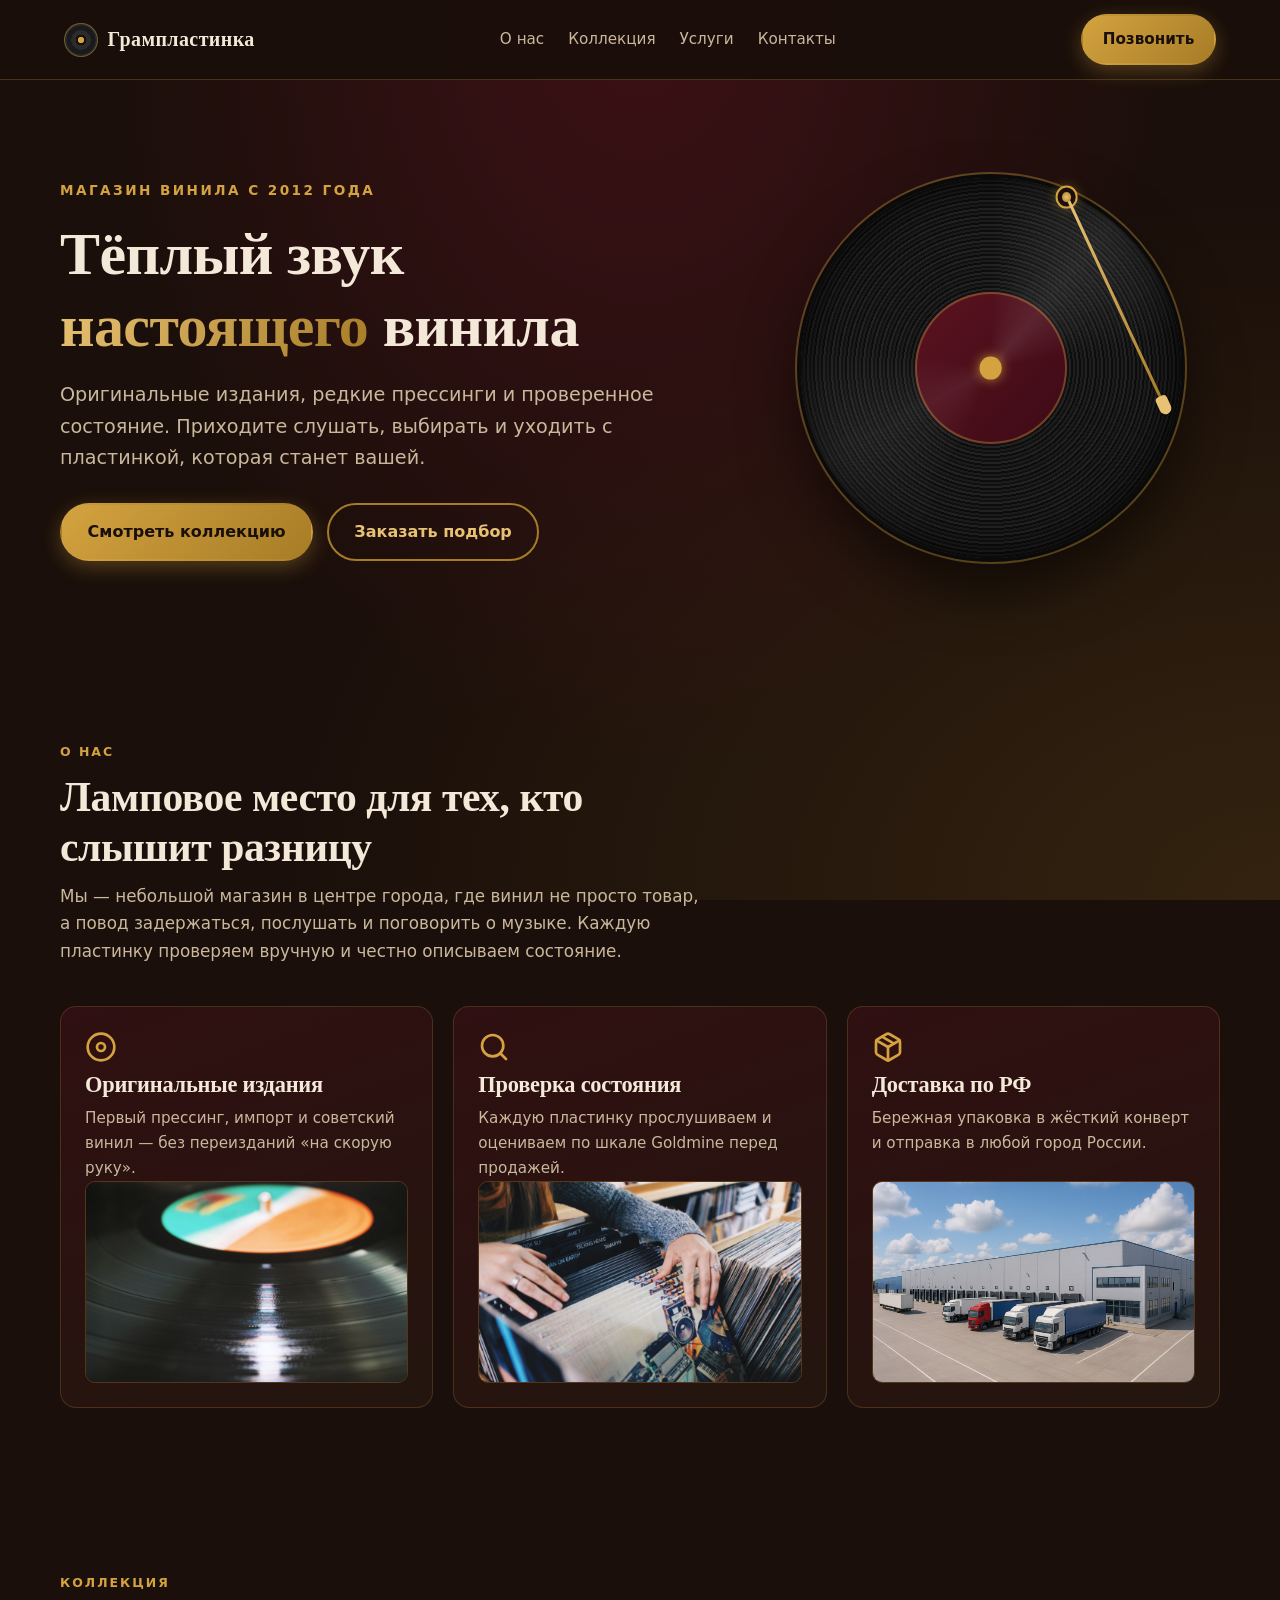
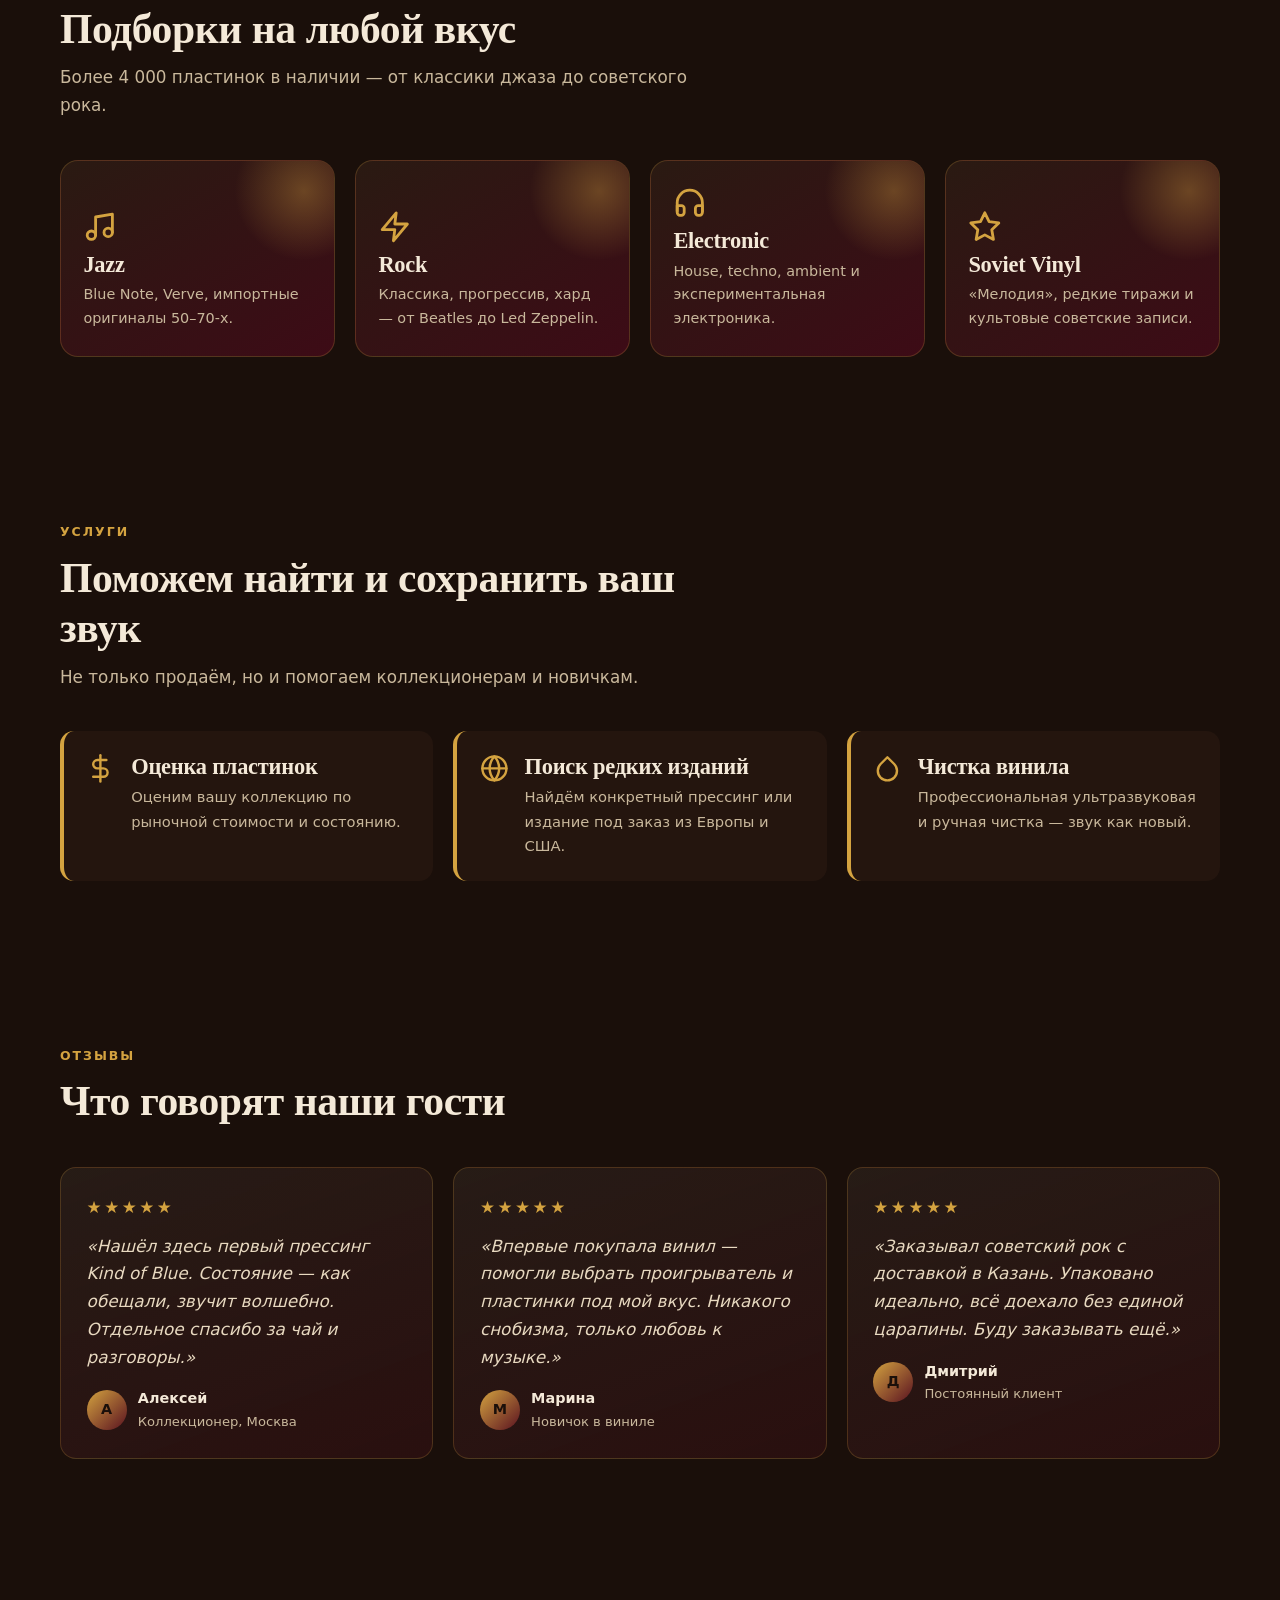
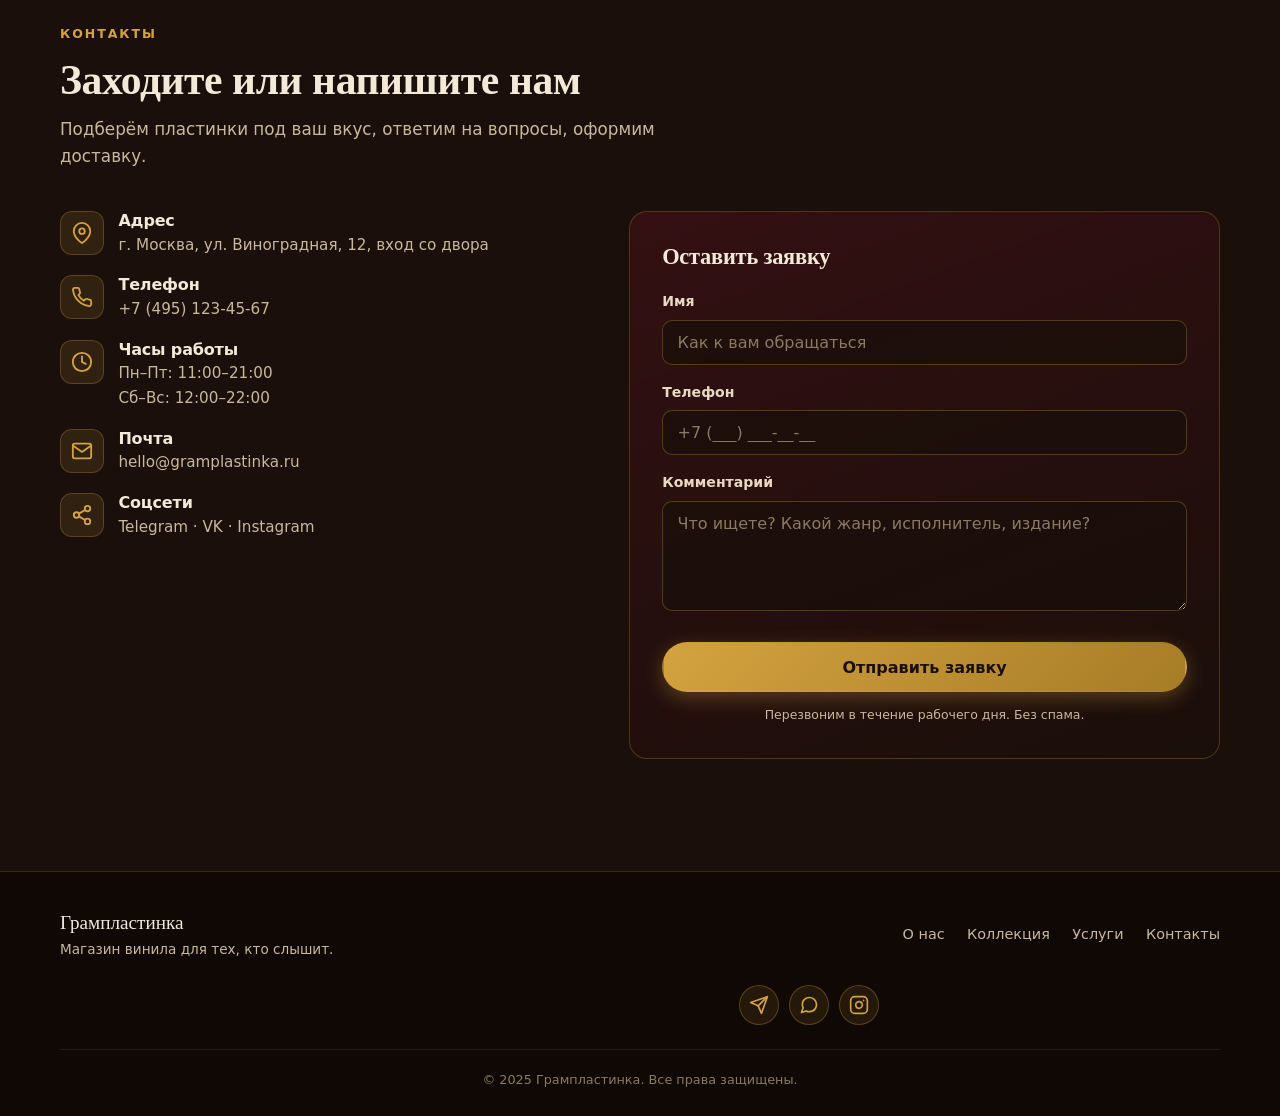
<file: index.html>
<!DOCTYPE html>
<html lang="ru">
<head>
  <meta charset="UTF-8">
  <meta name="viewport" content="width=device-width, initial-scale=1.0">
  <title>Грампластинка — магазин виниловых пластинок в Москве | Оригинальные пластинки с 2012 года</title>
  <meta name="description" content="Винтажный магазин виниловых пластинок в Москве — оригинальные издания, проверка состояния по шкале Goldmine, доставка по РФ. Более 4 000 пластинок в наличии.">
  <meta name="theme-color" content="#1a0f0a">

  <!-- Канонический адрес страницы -->
  <link rel="canonical" href="https://gramplastinka.ru/">

  <!-- Favicon -->
  <link rel="icon" type="image/svg+xml" href="favicon.svg">
  <link rel="apple-touch-icon" href="favicon.svg">

  <!-- Open Graph (Facebook, ВКонтакте, Telegram, Одноклассники) -->
  <meta property="og:type" content="website">
  <meta property="og:site_name" content="Грампластинка">
  <meta property="og:locale" content="ru_RU">
  <meta property="og:url" content="https://gramplastinka.ru/">
  <meta property="og:title" content="Грампластинка — магазин винила в Москве">
  <meta property="og:description" content="Оригинальные издания, редкие прессинги и проверенное состояние. Более 4 000 пластинок: джаз, рок, электроника и советский винил. Доставка по РФ.">
  <meta property="og:image" content="https://gramplastinka.ru/favicon.svg">
  <!-- TODO: для идеальной карточки в соцсетях загрузите рекламное изображение 1200×630 (JPG/PNG)
       и замените им og:image и twitter:image ниже. -->

  <!-- Twitter Card -->
  <meta name="twitter:card" content="summary_large_image">
  <meta name="twitter:title" content="Грампластинка — магазин винила в Москве">
  <meta name="twitter:description" content="Оригинальные издания, редкие прессинги и проверенное состояние. Более 4 000 пластинок в наличии, доставка по РФ.">
  <meta name="twitter:image" content="https://gramplastinka.ru/favicon.svg">

  <!-- JSON-LD: локальный бизнес (Store) для Google и поисковых систем -->
  <script type="application/ld+json">
  {
    "@context": "https://schema.org",
    "@type": "Store",
    "name": "Грампластинка",
    "description": "Магазин виниловых пластинок: оригинальные издания, редкие прессинги, оценка и профессиональная чистка винила, доставка по России.",
    "url": "https://gramplastinka.ru/",
    "image": "https://gramplastinka.ru/favicon.svg",
    "telephone": "+7 495 123-45-67",
    "email": "hello@gramplastinka.ru",
    "priceRange": "₽₽",
    "currenciesAccepted": "RUB",
    "foundingDate": "2012",
    "address": {
      "@type": "PostalAddress",
      "streetAddress": "ул. Виноградная, 12",
      "addressLocality": "Москва",
      "addressRegion": "Москва",
      "addressCountry": "RU"
    },
    "openingHours": "Mo-Fr 11:00-21:00, Sa-Su 12:00-22:00",
    "openingHoursSpecification": [
      {
        "@type": "OpeningHoursSpecification",
        "dayOfWeek": ["Monday", "Tuesday", "Wednesday", "Thursday", "Friday"],
        "opens": "11:00",
        "closes": "21:00"
      },
      {
        "@type": "OpeningHoursSpecification",
        "dayOfWeek": ["Saturday", "Sunday"],
        "opens": "12:00",
        "closes": "22:00"
      }
    ],
    "sameAs": [
      "https://t.me/gramplastinka",
      "https://vk.com/gramplastinka",
      "https://www.instagram.com/gramplastinka"
    ]
  }
  </script>
  <style>
    /* ===== СБРОС И БАЗА ===== */
    *, *::before, *::after { box-sizing: border-box; margin: 0; padding: 0; }

    :root {
      --burgundy: #5a1220;
      --burgundy-dark: #3d0b16;
      --brown: #2a1a12;
      --brown-deep: #1a0f0a;
      --cream: #f4e9d8;
      --cream-soft: #e8d9c0;
      --gold: #d4a340;
      --gold-light: #e8c274;
      --gold-dark: #a67c26;
      --text: #f4e9d8;
      --text-muted: #c9b89c;
    }

    html { scroll-behavior: smooth; }

    body {
      font-family: system-ui, -apple-system, "Segoe UI", Roboto, sans-serif;
      font-size: clamp(0.95rem, 0.9rem + 0.3vw, 1.05rem);
      line-height: 1.65;
      color: var(--text);
      background-color: var(--brown-deep);
      background-image:
        radial-gradient(ellipse at top, rgba(90, 18, 32, 0.55), transparent 60%),
        radial-gradient(ellipse at bottom right, rgba(166, 124, 38, 0.18), transparent 55%);
      background-attachment: fixed;
      min-width: 320px;
    }

    h1, h2, h3 {
      font-family: Georgia, "Times New Roman", serif;
      line-height: 1.2;
      letter-spacing: -0.01em;
    }

    h1 { font-size: clamp(2rem, 1.3rem + 3.6vw, 3.75rem); }
    h2 { font-size: clamp(1.6rem, 1.2rem + 1.8vw, 2.6rem); }
    h3 { font-size: clamp(1.15rem, 1rem + 0.6vw, 1.4rem); }

    p { color: var(--text-muted); }

    a { color: var(--gold-light); text-decoration: none; transition: color 0.25s ease; }
    a:hover { color: var(--gold); }

    /* Фокус — заметная золотая обводка */
    a:focus-visible,
    button:focus-visible,
    input:focus-visible,
    textarea:focus-visible {
      outline: 3px solid var(--gold);
      outline-offset: 3px;
      border-radius: 4px;
    }

    img { max-width: 100%; display: block; }

    /* ===== КОНТЕЙНЕР ===== */
    .container {
      width: 100%;
      max-width: 1200px;
      margin: 0 auto;
      padding: 0 1.25rem;
    }

    /* ===== ОБЩИЕ КНОПКИ ===== */
    .btn {
      display: inline-block;
      padding: 0.85em 1.6em;
      font-family: inherit;
      font-size: 1rem;
      font-weight: 600;
      text-align: center;
      border-radius: 999px;
      border: 2px solid transparent;
      cursor: pointer;
      transition: transform 0.2s ease, box-shadow 0.25s ease, background 0.25s ease, color 0.25s ease, border-color 0.25s ease;
    }
    .btn-primary {
      background: linear-gradient(135deg, var(--gold), var(--gold-dark));
      color: var(--brown-deep);
      box-shadow: 0 6px 20px rgba(212, 163, 64, 0.32);
    }
    .btn-primary:hover {
      transform: translateY(-2px);
      box-shadow: 0 10px 28px rgba(212, 163, 64, 0.5);
      background: linear-gradient(135deg, var(--gold-light), var(--gold));
      color: var(--brown-deep);
    }
    .btn-ghost {
      background: transparent;
      color: var(--gold-light);
      border-color: var(--gold-dark);
    }
    .btn-ghost:hover {
      background: rgba(212, 163, 64, 0.12);
      color: var(--gold);
      border-color: var(--gold);
      transform: translateY(-2px);
    }

    /* ===== HEADER ===== */
    .site-header {
      position: sticky;
      top: 0;
      z-index: 50;
      background: rgba(26, 15, 10, 0.92);
      backdrop-filter: blur(10px);
      border-bottom: 1px solid rgba(212, 163, 64, 0.25);
    }

    .header-inner {
      display: flex;
      flex-wrap: wrap;
      align-items: center;
      gap: 0.75rem 1.25rem;
      padding: 0.85rem 1.25rem;
      max-width: 1200px;
      margin: 0 auto;
    }

    /* Логотип */
    .logo {
      display: flex;
      align-items: center;
      gap: 0.6rem;
      font-family: Georgia, serif;
      font-size: 1.25rem;
      font-weight: 700;
      color: var(--cream);
      letter-spacing: 0.02em;
      flex-shrink: 0;
    }
    .logo:hover { color: var(--gold-light); }

    .logo-vinyl {
      width: 34px;
      height: 34px;
      border-radius: 50%;
      background:
        radial-gradient(circle at center, var(--gold) 0 12%, var(--brown-deep) 13% 22%, #2b2b2b 23% 40%, #1a1a1a 41% 60%, #2b2b2b 61% 80%, var(--brown-deep) 81%);
      box-shadow: inset 0 0 0 1px rgba(212, 163, 64, 0.4);
      flex-shrink: 0;
    }

    /* Навигация — flex-wrap на мобильных, аккуратный ряд на десктопе */
    .main-nav {
      order: 3;
      flex-basis: 100%;
      width: 100%;
    }
    .main-nav ul {
      display: flex;
      flex-wrap: wrap;
      gap: 0.25rem 1.1rem;
      list-style: none;
      justify-content: center;
      padding: 0.4rem 0 0.2rem;
      border-top: 1px solid rgba(212, 163, 64, 0.15);
    }
    .main-nav a {
      display: block;
      padding: 0.4rem 0.2rem;
      font-size: 0.95rem;
      font-weight: 500;
      color: var(--text-muted);
      position: relative;
    }
    .main-nav a::after {
      content: "";
      position: absolute;
      left: 0; bottom: 0;
      width: 0;
      height: 2px;
      background: var(--gold);
      transition: width 0.25s ease;
    }
    .main-nav a:hover { color: var(--cream); }
    .main-nav a:hover::after { width: 100%; }

    .header-cta { margin-left: auto; padding: 0.7em 1.3em; font-size: 0.95rem; }

    /* ===== HERO ===== */
    .hero {
      position: relative;
      overflow: hidden;
      padding: clamp(3rem, 8vw, 6rem) 0;
    }
    .hero-inner {
      display: grid;
      gap: 2.5rem;
      align-items: center;
    }
    .hero-eyebrow {
      display: inline-block;
      font-size: 0.85rem;
      font-weight: 600;
      letter-spacing: 0.18em;
      text-transform: uppercase;
      color: var(--gold);
      margin-bottom: 1rem;
    }
    .hero h1 {
      color: var(--cream);
      margin-bottom: 1.1rem;
    }
    .hero h1 em {
      font-style: normal;
      background: linear-gradient(120deg, var(--gold-light), var(--gold-dark));
      -webkit-background-clip: text;
      background-clip: text;
      -webkit-text-fill-color: transparent;
      color: var(--gold);
    }
    .hero-sub {
      font-size: clamp(1rem, 0.95rem + 0.4vw, 1.2rem);
      max-width: 52ch;
      margin-bottom: 1.8rem;
    }
    .hero-actions {
      display: flex;
      flex-wrap: wrap;
      gap: 0.85rem;
    }

    /* Визуал — виниловая пластинка на CSS */
    .hero-visual {
      display: flex;
      justify-content: center;
      align-items: center;
      position: relative;
    }
    .vinyl {
      width: clamp(220px, 60vw, 380px);
      aspect-ratio: 1;
      border-radius: 50%;
      position: relative;
      background:
        repeating-radial-gradient(circle at center,
          #0d0d0d 0 2px,
          #1c1c1c 2px 4px,
          #111 4px 6px,
          #222 6px 8px);
      box-shadow:
        0 0 0 4px #0a0a0a,
        0 0 0 6px rgba(212, 163, 64, 0.35),
        0 30px 60px rgba(0, 0, 0, 0.6),
        inset 0 0 40px rgba(0, 0, 0, 0.8);
      animation: spin 22s linear infinite;
    }
    .vinyl::before {
      content: "";
      position: absolute;
      inset: 30%;
      border-radius: 50%;
      background: linear-gradient(135deg, var(--burgundy), var(--burgundy-dark));
      box-shadow: inset 0 0 0 2px rgba(212, 163, 64, 0.35);
    }
    .vinyl::after {
      content: "";
      position: absolute;
      top: 50%; left: 50%;
      width: 6%;
      aspect-ratio: 1;
      border-radius: 50%;
      background: var(--gold);
      transform: translate(-50%, -50%);
      box-shadow: 0 0 12px rgba(212, 163, 64, 0.8);
    }
    .vinyl-shine {
      position: absolute;
      inset: 0;
      border-radius: 50%;
      background: conic-gradient(from 0deg,
        transparent 0deg,
        rgba(255, 255, 255, 0.09) 40deg,
        transparent 80deg,
        transparent 200deg,
        rgba(255, 255, 255, 0.06) 240deg,
        transparent 280deg);
      pointer-events: none;
      animation: spin 22s linear infinite;
    }
    @keyframes spin { to { transform: rotate(360deg); } }
    @media (prefers-reduced-motion: reduce) {
      .vinyl, .vinyl-shine { animation: none; }
    }

    /* ===== СЕКЦИИ ===== */
    section { padding: clamp(2.8rem, 7vw, 5rem) 0; scroll-margin-top: 80px; }

    .section-head {
      max-width: 60ch;
      margin-bottom: 2.5rem;
    }
    .section-head h2 { color: var(--cream); margin-bottom: 0.6rem; }
    .section-tag {
      display: inline-block;
      font-size: 0.78rem;
      font-weight: 700;
      letter-spacing: 0.16em;
      text-transform: uppercase;
      color: var(--gold);
      margin-bottom: 0.7rem;
    }

    /* ===== О МАГАЗИНЕ ===== */
    .about-grid {
      display: grid;
      gap: 1.25rem;
      margin-top: 2rem;
    }
    .feature {
      background: linear-gradient(160deg, rgba(90, 18, 32, 0.35), rgba(42, 26, 18, 0.6));
      border: 1px solid rgba(212, 163, 64, 0.2);
      border-radius: 16px;
      padding: 1.5rem;
      transition: transform 0.25s ease, border-color 0.25s ease, box-shadow 0.25s ease;
    }
    .feature:hover {
      transform: translateY(-4px);
      border-color: rgba(212, 163, 64, 0.5);
      box-shadow: 0 14px 30px rgba(0, 0, 0, 0.35);
    }
    .feature-icon {
      width: 2rem;
      height: 2rem;
      display: block;
      margin-bottom: 0.6rem;
      color: var(--gold);
    }
    .feature h3 { color: var(--cream); margin-bottom: 0.4rem; }
    .feature p { font-size: 0.95rem; }

    /* ===== ФОТО В КАРТОЧКАХ «О НАС» (дополнение к .feature) ===== */
    /* Карточка — колонка: текст сверху, фото прижато к низу на десктопе,
       чтобы карточки в трёх колонках выглядели одинаково по высоте.
       Существующие правила .feature и .feature:hover не изменяются. */
    .feature {
      display: flex;
      flex-direction: column;
    }
    .feature-media {
      width: 100%;
      height: auto;
      aspect-ratio: 800 / 500;
      object-fit: cover;
      object-position: center;
      display: block;
      margin-top: 1rem;
      border-radius: 10px;
      border: 1px solid rgba(212, 163, 64, 0.25);
    }
    @media (min-width: 768px) {
      .feature-media {
        margin-top: auto;
      }
    }
    /* Новый эффект наведения дополняет transform / border-color / box-shadow
       из .feature:hover и не конфликтует с ними */
    @media (prefers-reduced-motion: no-preference) {
      .feature-media {
        transition: filter 0.25s ease;
      }
      .feature:hover .feature-media {
        filter: brightness(1.06);
      }
    }

    /* ===== КОЛЛЕКЦИЯ ===== */
    .collection-grid {
      display: grid;
      gap: 1.25rem;
      grid-template-columns: 1fr;
    }
    .genre-card {
      position: relative;
      border-radius: 18px;
      padding: 1.6rem 1.4rem;
      overflow: hidden;
      border: 1px solid rgba(212, 163, 64, 0.22);
      background: linear-gradient(150deg, var(--brown) 0%, var(--burgundy-dark) 100%);
      transition: transform 0.3s ease, box-shadow 0.3s ease, border-color 0.3s ease;
      min-height: 180px;
      display: flex;
      flex-direction: column;
      justify-content: flex-end;
    }
    .genre-card::before {
      content: "";
      position: absolute;
      top: -40px; right: -40px;
      width: 140px; height: 140px;
      border-radius: 50%;
      background: radial-gradient(circle, rgba(212, 163, 64, 0.35), transparent 70%);
      transition: transform 0.4s ease;
    }
    .genre-card:hover {
      transform: translateY(-6px);
      border-color: var(--gold);
      box-shadow: 0 18px 40px rgba(0, 0, 0, 0.45);
    }
    .genre-card:hover::before { transform: scale(1.4); }
    .genre-icon { width: 2.1rem; height: 2.1rem; display: block; margin-bottom: 0.5rem; color: var(--gold); }
    .genre-card h3 { color: var(--cream); position: relative; }
    .genre-card p { font-size: 0.9rem; position: relative; margin-top: 0.3rem; }

    /* ===== УСЛУГИ ===== */
    .services-grid {
      display: grid;
      gap: 1.25rem;
    }
    .service {
      display: flex;
      gap: 1rem;
      align-items: flex-start;
      padding: 1.4rem;
      border-radius: 14px;
      background: rgba(42, 26, 18, 0.65);
      border-left: 4px solid var(--gold);
      transition: background 0.25s ease, transform 0.25s ease;
    }
    .service:hover {
      background: rgba(90, 18, 32, 0.45);
      transform: translateX(4px);
    }
    .service-icon { width: 1.8rem; height: 1.8rem; flex-shrink: 0; color: var(--gold); }
    .service h3 { color: var(--cream); margin-bottom: 0.3rem; }
    .service p { font-size: 0.92rem; }

    /* ===== ОТЗЫВЫ ===== */
    .reviews-grid {
      display: grid;
      gap: 1.25rem;
    }
    .review {
      background: linear-gradient(160deg, rgba(244, 233, 216, 0.06), rgba(90, 18, 32, 0.25));
      border: 1px solid rgba(212, 163, 64, 0.22);
      border-radius: 16px;
      padding: 1.6rem;
      transition: border-color 0.25s ease, transform 0.25s ease;
    }
    .review:hover { border-color: var(--gold); transform: translateY(-3px); }
    .review-stars { color: var(--gold); letter-spacing: 0.15em; margin-bottom: 0.7rem; }
    .review-text { color: var(--cream-soft); font-style: italic; margin-bottom: 1rem; }
    .review-author {
      display: flex;
      align-items: center;
      gap: 0.7rem;
      font-size: 0.9rem;
    }
    .review-avatar {
      width: 40px; height: 40px;
      border-radius: 50%;
      display: grid;
      place-items: center;
      background: linear-gradient(135deg, var(--gold), var(--burgundy));
      color: var(--brown-deep);
      font-weight: 700;
      flex-shrink: 0;
    }
    .review-name { color: var(--cream); font-weight: 600; }
    .review-role { color: var(--text-muted); font-size: 0.82rem; }

    /* ===== КОНТАКТЫ ===== */
    .contact-wrap {
      display: grid;
      gap: 2rem;
    }
    .contact-info { display: grid; gap: 1.1rem; }
    .contact-item {
      display: flex;
      gap: 0.9rem;
      align-items: flex-start;
    }
    .contact-item .ci-icon {
      width: 44px; height: 44px;
      display: grid;
      place-items: center;
      border-radius: 12px;
      background: rgba(212, 163, 64, 0.12);
      border: 1px solid rgba(212, 163, 64, 0.28);
      flex-shrink: 0;
      color: var(--gold);
    }
    .ci-icon svg { width: 22px; height: 22px; }
    .contact-item h3 {
      font-size: 1rem;
      color: var(--cream);
      margin-bottom: 0.15rem;
      font-family: system-ui, sans-serif;
      font-weight: 600;
    }
    .contact-item p, .contact-item a { font-size: 0.95rem; color: var(--text-muted); }
    .contact-item a:hover { color: var(--gold); }

    /* Форма */
    .contact-form {
      background: linear-gradient(160deg, rgba(90, 18, 32, 0.4), rgba(26, 15, 10, 0.7));
      border: 1px solid rgba(212, 163, 64, 0.25);
      border-radius: 18px;
      padding: clamp(1.4rem, 4vw, 2rem);
    }
    .contact-form h3 { color: var(--cream); margin-bottom: 1.2rem; }
    .form-field { margin-bottom: 1rem; }
    .form-field label {
      display: block;
      font-size: 0.88rem;
      font-weight: 600;
      color: var(--cream-soft);
      margin-bottom: 0.4rem;
    }
    .form-field input,
    .form-field textarea {
      width: 100%;
      padding: 0.75rem 0.9rem;
      font-family: inherit;
      font-size: 1rem;
      color: var(--cream);
      background: rgba(26, 15, 10, 0.75);
      border: 1px solid rgba(212, 163, 64, 0.3);
      border-radius: 10px;
      transition: border-color 0.2s ease, background 0.2s ease;
    }
    .form-field input::placeholder,
    .form-field textarea::placeholder { color: #8a7a63; }
    .form-field input:focus,
    .form-field textarea:focus {
      border-color: var(--gold);
      background: rgba(26, 15, 10, 0.95);
      outline: none;
    }
    .form-field textarea { resize: vertical; min-height: 110px; }
    .contact-form .btn { width: 100%; margin-top: 0.4rem; }
    .form-note { font-size: 0.78rem; color: var(--text-muted); margin-top: 0.8rem; text-align: center; }

    /* ===== FOOTER ===== */
    .site-footer {
      background: rgba(15, 8, 5, 0.9);
      border-top: 1px solid rgba(212, 163, 64, 0.2);
      padding: 2.2rem 0 1.6rem;
      margin-top: 2rem;
    }
    .footer-inner {
      display: grid;
      gap: 1.5rem;
      text-align: center;
    }
    .footer-brand {
      font-family: Georgia, serif;
      font-size: 1.2rem;
      color: var(--cream);
      margin-bottom: 0.4rem;
    }
    .footer-links {
      display: flex;
      flex-wrap: wrap;
      gap: 0.6rem 1.4rem;
      justify-content: center;
      list-style: none;
    }
    .footer-links a { color: var(--text-muted); font-size: 0.9rem; }
    .footer-links a:hover { color: var(--gold); }
    .footer-social {
      display: flex;
      gap: 0.6rem;
      justify-content: center;
    }
    .footer-social a {
      width: 40px; height: 40px;
      display: grid;
      place-items: center;
      border-radius: 50%;
      background: rgba(212, 163, 64, 0.1);
      border: 1px solid rgba(212, 163, 64, 0.3);
      color: var(--gold);
      transition: background 0.25s ease, transform 0.25s ease;
    }
    .footer-social a svg { width: 20px; height: 20px; }
    .footer-social a:hover { background: rgba(212, 163, 64, 0.25); transform: translateY(-3px); }
    .footer-copy {
      font-size: 0.8rem;
      color: #8a7a63;
      padding-top: 1.2rem;
      border-top: 1px solid rgba(212, 163, 64, 0.12);
    }

    /* ===== АДАПТИВ: ПЛАНШЕТ (≥768px) ===== */
    @media (min-width: 768px) {
      .header-inner { flex-wrap: nowrap; padding: 0.9rem 1.5rem; }
      .main-nav { order: 0; flex-basis: auto; width: auto; margin: 0 auto; }
      .main-nav ul { border-top: none; padding: 0; }
      .header-cta { margin-left: 0; }

      .hero-inner { grid-template-columns: 1.15fr 0.85fr; gap: 3rem; }

      .about-grid { grid-template-columns: repeat(3, 1fr); }
      .collection-grid { grid-template-columns: repeat(2, 1fr); }
      .services-grid { grid-template-columns: repeat(2, 1fr); }
      .reviews-grid { grid-template-columns: repeat(2, 1fr); }

      .contact-wrap { grid-template-columns: 1fr 1.1fr; align-items: start; }

      .footer-inner { grid-template-columns: 1fr auto; text-align: left; align-items: center; }
      .footer-brand { margin-bottom: 0; }
      .footer-center { text-align: center; }
      .footer-social { justify-content: flex-end; }
      .footer-copy { grid-column: 1 / -1; text-align: center; }
    }

    /* ===== АДАПТИВ: ДЕСКТОП (≥1200px) ===== */
    @media (min-width: 1200px) {
      .collection-grid { grid-template-columns: repeat(4, 1fr); }
      .services-grid { grid-template-columns: repeat(3, 1fr); }
      .reviews-grid { grid-template-columns: repeat(3, 1fr); }
      .hero-inner { gap: 5rem; }
    }

    /* Уважение к reduced-motion */
    @media (prefers-reduced-motion: reduce) {
      html { scroll-behavior: auto; }
      * { transition: none !important; }
    }

    /* ===== ТОНАРМ / ИГЛА НА ПЛАСТИНКЕ ===== */
    /* Тонарм собран из 4 span'ов вокруг точки-пивота (.tonearm —
       нулевая точка-якорь в правом верхнем секторе пластинки).
       .vinyl целиком вращается (animation: spin), поэтому .tonearm
       компенсирует это обратным вращением: визуально тонарм стоит
       на месте, пока пластинка крутится под ним. Все размеры заданы
       через var(--v) = ширину .vinyl, поэтому тонарм пропорционально
       масштабируется на любом экране и не влияет на layout (нет CLS). */
    .tonearm {
      /* ширина .vinyl — единая база всех размеров тонарма */
      --v: clamp(220px, 60vw, 380px);
      /* длина стержня от пивота до головки */
      --arm: calc(var(--v) * 0.6);
      position: absolute;
      top: 5%;
      left: 70%;
      width: 0;
      height: 0;
      z-index: 3; /* выше .vinyl-shine */
      pointer-events: none;
      /* Компенсация вращения .vinyl: тонарм остаётся неподвижным.
         Вращать нужно вокруг ТОГО ЖЕ центра, что и .vinyl, иначе
         обратное вращение не погасит вращение родителя. Центр
         пластинки относительно якоря .tonearm (left 70%, top 5%)
         находится на (-0.2 * --v, +0.45 * --v). */
      transform-origin: calc(var(--v) * -0.2) calc(var(--v) * 0.45);
      animation: spin-reverse 22s linear infinite;
    }
    @keyframes spin-reverse { to { transform: rotate(-360deg); } }

    /* База тонарма — тёмный круг с золотой обводкой, центр на пивоте */
    .tonearm-base {
      position: absolute;
      top: 0;
      left: 0;
      width: calc(var(--v) * 0.06);
      aspect-ratio: 1;
      transform: translate(-50%, -50%);
      background: var(--brown-deep);
      border: 2px solid var(--gold);
      border-radius: 50%;
      box-shadow: 0 0 12px rgba(212, 163, 64, 0.35);
    }

    /* Пивот — маленькая золотая ось вращения поверх базы */
    .tonearm-pivot {
      position: absolute;
      top: 0;
      left: 0;
      width: calc(var(--v) * 0.026);
      min-width: 6px;
      aspect-ratio: 1;
      transform: translate(-50%, -50%);
      background: radial-gradient(circle, var(--gold-light), var(--gold-dark));
      border-radius: 50%;
      z-index: 2;
    }

    /* Стержень — тонкая золотая линия от пивота вниз.
       transform-origin — точка пивота: вращение поднимает/опускает головку.
       Поднятое положение: rotate(-25deg) — игла у края пластинки, «в воздухе». */
    .tonearm-stick {
      position: absolute;
      top: 0;
      left: 0;
      width: 3px;
      height: var(--arm);
      transform: translateX(-50%) rotate(-25deg);
      transform-origin: top center;
      background: linear-gradient(to bottom, var(--gold-light), var(--gold-dark));
      border-radius: 2px;
      transition: transform 0.6s cubic-bezier(.34, 1.56, .64, 1);
    }

    /* Головка с иглой — на конце стержня. Вращается вокруг того же
       пивота (transform-origin вычислен через var(--arm)), поэтому
       движется жёстко вместе со стержнем. Цвет --gold-light контрастен
       на тёмном виниле (соотношение заметно выше 3:1). */
    .tonearm-head {
      position: absolute;
      top: calc(var(--arm) - 8px);
      left: 0;
      width: calc(var(--v) * 0.032);
      height: calc(var(--v) * 0.05);
      transform: translateX(-50%) rotate(-25deg);
      transform-origin: 50% calc(8px - var(--arm));
      background: var(--gold-light);
      border-radius: 4px 4px 6px 6px;
      box-shadow: 0 1px 4px rgba(0, 0, 0, 0.55);
      transition: transform 0.6s cubic-bezier(.34, 1.56, .64, 1);
    }

    /* Hover: стержень опускается до rotate(-15deg) — головка касается
       бороздок (~35–40% ширины пластинки от центра, вне лейбла и оси).
       cubic-bezier с перелётом даёт мягкую «пружинку» при опускании;
       возврат идёт через тот же transition (свойство — только transform). */
    .vinyl:hover .tonearm-stick {
      transform: translateX(-50%) rotate(-15deg);
    }
    .vinyl:hover .tonearm-head {
      transform: translateX(-50%) rotate(-15deg);
      /* «пружинка» иглы после касания: затухающее покачивание ±1.5deg */
      animation: tonearm-bounce 0.4s ease-out 0.6s;
    }

    @keyframes tonearm-bounce {
      0%, 100% { transform: translateX(-50%) rotate(-15deg); }
      25%      { transform: translateX(-50%) rotate(-16.5deg); }
      55%      { transform: translateX(-50%) rotate(-13.8deg); }
      80%      { transform: translateX(-50%) rotate(-15.4deg); }
    }

    /* Блик-тень от иглы на бороздке: проявляется, когда игла коснулась */
    .tonearm::after {
      content: "";
      position: absolute;
      left: calc(var(--arm) * 0.28);
      top: calc(var(--arm) * 1.02);
      width: calc(var(--v) * 0.11);
      height: 2px;
      background: linear-gradient(90deg, transparent, rgba(212, 163, 64, 0.85), transparent);
      border-radius: 1px;
      opacity: 0;
      transform: translateX(-50%);
      transition: opacity 0.6s ease 0.45s;
    }
    .vinyl:hover .tonearm::after { opacity: 1; }

    /* Reduced motion: тонарм статично опущен, без transition и animation */
    @media (prefers-reduced-motion: reduce) {
      .tonearm { animation: none; }
      .tonearm-stick,
      .tonearm-head {
        transition: none;
        transform: translateX(-50%) rotate(-15deg);
      }
      .tonearm-head { animation: none; }
      .tonearm::after { opacity: 1; transition: none; }
    }

    /* < 480px: отдельный scale не нужен — все размеры тонарма заданы
       через var(--v) (ширину .vinyl), поэтому он пропорционально
       уменьшается вместе с пластинкой и не перекрывает её.
       На узких экранах лишь утончаем линии. */
    @media (max-width: 479px) {
      .tonearm-base { border-width: 1.5px; }
      .tonearm-stick { width: 2px; }
    }
  </style>
</head>
<body>

  <!-- ===== HEADER / НАВИГАЦИЯ ===== -->
  <header class="site-header">
    <div class="header-inner">
      <a href="#top" class="logo" aria-label="Грампластинка — на главную">
        <span class="logo-vinyl" aria-hidden="true"></span>
        Грампластинка
      </a>

      <nav class="main-nav" aria-label="Основная навигация">
        <ul>
          <li><a href="#about">О нас</a></li>
          <li><a href="#collection">Коллекция</a></li>
          <li><a href="#services">Услуги</a></li>
          <li><a href="#contacts">Контакты</a></li>
        </ul>
      </nav>

      <a href="#contacts" class="btn btn-primary header-cta">Позвонить</a>
    </div>
  </header>

  <main id="top">

    <!-- ===== HERO ===== -->
    <section class="hero" aria-labelledby="hero-title">
      <div class="container hero-inner">
        <div class="hero-text">
          <span class="hero-eyebrow">Магазин винила с 2012 года</span>
          <h1 id="hero-title">Тёплый звук <em>настоящего</em> винила</h1>
          <p class="hero-sub">
            Оригинальные издания, редкие прессинги и проверенное состояние.
            Приходите слушать, выбирать и уходить с пластинкой, которая станет вашей.
          </p>
          <div class="hero-actions">
            <a href="#collection" class="btn btn-primary">Смотреть коллекцию</a>
            <a href="#contacts" class="btn btn-ghost">Заказать подбор</a>
          </div>
        </div>

        <!-- Визуал: пластинка на чистом CSS -->
        <div class="hero-visual" aria-hidden="true">
          <div class="vinyl">
            <div class="tonearm" aria-hidden="true">
              <span class="tonearm-base"></span>
              <span class="tonearm-pivot"></span>
              <span class="tonearm-stick"></span>
              <span class="tonearm-head"></span>
            </div>
            <span class="vinyl-shine"></span>
          </div>
        </div>
      </div>
    </section>

    <!-- ===== О МАГАЗИНЕ ===== -->
    <section id="about" aria-labelledby="about-title">
      <div class="container">
        <div class="section-head">
          <span class="section-tag">О нас</span>
          <h2 id="about-title">Ламповое место для тех, кто слышит разницу</h2>
          <p>
            Мы — небольшой магазин в центре города, где винил не просто товар, а повод
            задержаться, послушать и поговорить о музыке. Каждую пластинку проверяем
            вручную и честно описываем состояние.
          </p>
        </div>

        <div class="about-grid">
          <article class="feature">
            <svg class="feature-icon" viewBox="0 0 24 24" fill="none" stroke="currentColor" stroke-width="2" stroke-linecap="round" stroke-linejoin="round" aria-hidden="true"><circle cx="12" cy="12" r="10"></circle><circle cx="12" cy="12" r="3"></circle></svg>
            <h3>Оригинальные издания</h3>
            <p>Первый прессинг, импорт и советский винил — без переизданий «на скорую руку».</p>
            <img class="feature-media" src="пластинка 1.jpg" alt="Оригинальный прессинг виниловой пластинки на вертушке" width="800" height="500" loading="lazy" decoding="async">
          </article>
          <article class="feature">
            <svg class="feature-icon" viewBox="0 0 24 24" fill="none" stroke="currentColor" stroke-width="2" stroke-linecap="round" stroke-linejoin="round" aria-hidden="true"><circle cx="11" cy="11" r="8"></circle><line x1="21" y1="21" x2="16.65" y2="16.65"></line></svg>
            <h3>Проверка состояния</h3>
            <p>Каждую пластинку прослушиваем и оцениваем по шкале Goldmine перед продажей.</p>
            <img class="feature-media" src="пластинки.jpg" alt="Прослушивание пластинок и оценка состояния по шкале Goldmine" width="800" height="500" loading="lazy" decoding="async">
          </article>
          <article class="feature">
            <svg class="feature-icon" viewBox="0 0 24 24" fill="none" stroke="currentColor" stroke-width="2" stroke-linecap="round" stroke-linejoin="round" aria-hidden="true"><line x1="16.5" y1="9.4" x2="7.5" y2="4.21"></line><path d="M21 16V8a2 2 0 0 0-1-1.73l-7-4a2 2 0 0 0-2 0l-7 4A2 2 0 0 0 3 8v8a2 2 0 0 0 1 1.73l7 4a2 2 0 0 0 2 0l7-4A2 2 0 0 0 21 16z"></path><polyline points="3.27 6.96 12 12.01 20.73 6.96"></polyline><line x1="12" y1="22.08" x2="12" y2="12"></line></svg>
            <h3>Доставка по РФ</h3>
            <p>Бережная упаковка в жёсткий конверт и отправка в любой город России.</p>
            <img class="feature-media" src="доставка.jpg" alt="Пластинки в жёстких конвертах, подготовленные к отправке" width="800" height="500" loading="lazy" decoding="async">
          </article>
        </div>
      </div>
    </section>

    <!-- ===== КОЛЛЕКЦИЯ / КАТЕГОРИИ ===== -->
    <section id="collection" aria-labelledby="collection-title">
      <div class="container">
        <div class="section-head">
          <span class="section-tag">Коллекция</span>
          <h2 id="collection-title">Подборки на любой вкус</h2>
          <p>Более 4 000 пластинок в наличии — от классики джаза до советского рока.</p>
        </div>

        <div class="collection-grid">
          <article class="genre-card">
            <svg class="genre-icon" viewBox="0 0 24 24" fill="none" stroke="currentColor" stroke-width="2" stroke-linecap="round" stroke-linejoin="round" aria-hidden="true"><path d="M9 18V5l12-2v13"></path><circle cx="6" cy="18" r="3"></circle><circle cx="18" cy="16" r="3"></circle></svg>
            <h3>Jazz</h3>
            <p>Blue Note, Verve, импортные оригиналы 50–70-х.</p>
          </article>
          <article class="genre-card">
            <svg class="genre-icon" viewBox="0 0 24 24" fill="none" stroke="currentColor" stroke-width="2" stroke-linecap="round" stroke-linejoin="round" aria-hidden="true"><polygon points="13 2 3 14 12 14 11 22 21 10 12 10 13 2"></polygon></svg>
            <h3>Rock</h3>
            <p>Классика, прогрессив, хард — от Beatles до Led Zeppelin.</p>
          </article>
          <article class="genre-card">
            <svg class="genre-icon" viewBox="0 0 24 24" fill="none" stroke="currentColor" stroke-width="2" stroke-linecap="round" stroke-linejoin="round" aria-hidden="true"><path d="M3 18v-6a9 9 0 0 1 18 0v6"></path><path d="M21 19a2 2 0 0 1-2 2h-1a2 2 0 0 1-2-2v-3a2 2 0 0 1 2-2h3zM3 19a2 2 0 0 0 2 2h1a2 2 0 0 0 2-2v-3a2 2 0 0 0-2-2H3z"></path></svg>
            <h3>Electronic</h3>
            <p>House, techno, ambient и экспериментальная электроника.</p>
          </article>
          <article class="genre-card">
            <svg class="genre-icon" viewBox="0 0 24 24" fill="none" stroke="currentColor" stroke-width="2" stroke-linecap="round" stroke-linejoin="round" aria-hidden="true"><polygon points="12 2 15.09 8.26 22 9.27 17 14.14 18.18 21.02 12 17.77 5.82 21.02 7 14.14 2 9.27 8.91 8.26 12 2"></polygon></svg>
            <h3>Soviet Vinyl</h3>
            <p>«Мелодия», редкие тиражи и культовые советские записи.</p>
          </article>
        </div>
      </div>
    </section>

    <!-- ===== УСЛУГИ ===== -->
    <section id="services" aria-labelledby="services-title">
      <div class="container">
        <div class="section-head">
          <span class="section-tag">Услуги</span>
          <h2 id="services-title">Поможем найти и сохранить ваш звук</h2>
          <p>Не только продаём, но и помогаем коллекционерам и новичкам.</p>
        </div>

        <div class="services-grid">
          <article class="service">
            <svg class="service-icon" viewBox="0 0 24 24" fill="none" stroke="currentColor" stroke-width="2" stroke-linecap="round" stroke-linejoin="round" aria-hidden="true"><line x1="12" y1="1" x2="12" y2="23"></line><path d="M17 5H9.5a3.5 3.5 0 0 0 0 7h5a3.5 3.5 0 0 1 0 7H6"></path></svg>
            <div>
              <h3>Оценка пластинок</h3>
              <p>Оценим вашу коллекцию по рыночной стоимости и состоянию.</p>
            </div>
          </article>
          <article class="service">
            <svg class="service-icon" viewBox="0 0 24 24" fill="none" stroke="currentColor" stroke-width="2" stroke-linecap="round" stroke-linejoin="round" aria-hidden="true"><circle cx="12" cy="12" r="10"></circle><line x1="2" y1="12" x2="22" y2="12"></line><path d="M12 2a15.3 15.3 0 0 1 4 10 15.3 15.3 0 0 1-4 10 15.3 15.3 0 0 1-4-10 15.3 15.3 0 0 1 4-10z"></path></svg>
            <div>
              <h3>Поиск редких изданий</h3>
              <p>Найдём конкретный прессинг или издание под заказ из Европы и США.</p>
            </div>
          </article>
          <article class="service">
            <svg class="service-icon" viewBox="0 0 24 24" fill="none" stroke="currentColor" stroke-width="2" stroke-linecap="round" stroke-linejoin="round" aria-hidden="true"><path d="M12 2.69l5.66 5.66a8 8 0 1 1-11.31 0z"></path></svg>
            <div>
              <h3>Чистка винила</h3>
              <p>Профессиональная ультразвуковая и ручная чистка — звук как новый.</p>
            </div>
          </article>
        </div>
      </div>
    </section>

    <!-- ===== ОТЗЫВЫ ===== -->
    <section id="reviews" aria-labelledby="reviews-title">
      <div class="container">
        <div class="section-head">
          <span class="section-tag">Отзывы</span>
          <h2 id="reviews-title">Что говорят наши гости</h2>
        </div>

        <div class="reviews-grid">
          <article class="review">
            <div class="review-stars" aria-label="Оценка 5 из 5">★★★★★</div>
            <p class="review-text">
              «Нашёл здесь первый прессинг Kind of Blue. Состояние — как обещали,
              звучит волшебно. Отдельное спасибо за чай и разговоры.»
            </p>
            <div class="review-author">
              <span class="review-avatar" aria-hidden="true">А</span>
              <div>
                <div class="review-name">Алексей</div>
                <div class="review-role">Коллекционер, Москва</div>
              </div>
            </div>
          </article>

          <article class="review">
            <div class="review-stars" aria-label="Оценка 5 из 5">★★★★★</div>
            <p class="review-text">
              «Впервые покупала винил — помогли выбрать проигрыватель и пластинки
              под мой вкус. Никакого снобизма, только любовь к музыке.»
            </p>
            <div class="review-author">
              <span class="review-avatar" aria-hidden="true">М</span>
              <div>
                <div class="review-name">Марина</div>
                <div class="review-role">Новичок в виниле</div>
              </div>
            </div>
          </article>

          <article class="review">
            <div class="review-stars" aria-label="Оценка 5 из 5">★★★★★</div>
            <p class="review-text">
              «Заказывал советский рок с доставкой в Казань. Упаковано идеально,
              всё доехало без единой царапины. Буду заказывать ещё.»
            </p>
            <div class="review-author">
              <span class="review-avatar" aria-hidden="true">Д</span>
              <div>
                <div class="review-name">Дмитрий</div>
                <div class="review-role">Постоянный клиент</div>
              </div>
            </div>
          </article>
        </div>
      </div>
    </section>

    <!-- ===== КОНТАКТЫ / ФОРМА ===== -->
    <section id="contacts" aria-labelledby="contacts-title">
      <div class="container">
        <div class="section-head">
          <span class="section-tag">Контакты</span>
          <h2 id="contacts-title">Заходите или напишите нам</h2>
          <p>Подберём пластинки под ваш вкус, ответим на вопросы, оформим доставку.</p>
        </div>

        <div class="contact-wrap">
          <!-- Контактная информация -->
          <address class="contact-info" style="font-style: normal;">
            <div class="contact-item">
              <span class="ci-icon" aria-hidden="true"><svg viewBox="0 0 24 24" fill="none" stroke="currentColor" stroke-width="2" stroke-linecap="round" stroke-linejoin="round"><path d="M21 10c0 7-9 13-9 13s-9-6-9-13a9 9 0 0 1 18 0z"></path><circle cx="12" cy="10" r="3"></circle></svg></span>
              <div>
                <h3>Адрес</h3>
                <p>г. Москва, ул. Виноградная, 12, вход со двора</p>
              </div>
            </div>
            <div class="contact-item">
              <span class="ci-icon" aria-hidden="true"><svg viewBox="0 0 24 24" fill="none" stroke="currentColor" stroke-width="2" stroke-linecap="round" stroke-linejoin="round"><path d="M22 16.92v3a2 2 0 0 1-2.18 2 19.79 19.79 0 0 1-8.63-3.07 19.5 19.5 0 0 1-6-6 19.79 19.79 0 0 1-3.07-8.67A2 2 0 0 1 4.11 2h3a2 2 0 0 1 2 1.72 12.84 12.84 0 0 0 .7 2.81 2 2 0 0 1-.45 2.11L8.09 9.91a16 16 0 0 0 6 6l1.27-1.27a2 2 0 0 1 2.11-.45 12.84 12.84 0 0 0 2.81.7A2 2 0 0 1 22 16.92z"></path></svg></span>
              <div>
                <h3>Телефон</h3>
                <p><a href="tel:+74951234567">+7 (495) 123-45-67</a></p>
              </div>
            </div>
            <div class="contact-item">
              <span class="ci-icon" aria-hidden="true"><svg viewBox="0 0 24 24" fill="none" stroke="currentColor" stroke-width="2" stroke-linecap="round" stroke-linejoin="round"><circle cx="12" cy="12" r="10"></circle><polyline points="12 6 12 12 16 14"></polyline></svg></span>
              <div>
                <h3>Часы работы</h3>
                <p>Пн–Пт: 11:00–21:00<br>Сб–Вс: 12:00–22:00</p>
              </div>
            </div>
            <div class="contact-item">
              <span class="ci-icon" aria-hidden="true"><svg viewBox="0 0 24 24" fill="none" stroke="currentColor" stroke-width="2" stroke-linecap="round" stroke-linejoin="round"><path d="M4 4h16c1.1 0 2 .9 2 2v12c0 1.1-.9 2-2 2H4c-1.1 0-2-.9-2-2V6c0-1.1.9-2 2-2z"></path><polyline points="22,6 12,13 2,6"></polyline></svg></span>
              <div>
                <h3>Почта</h3>
                <p><a href="mailto:hello@gramplastinka.ru">hello@gramplastinka.ru</a></p>
              </div>
            </div>
            <div class="contact-item">
              <span class="ci-icon" aria-hidden="true"><svg viewBox="0 0 24 24" fill="none" stroke="currentColor" stroke-width="2" stroke-linecap="round" stroke-linejoin="round"><circle cx="18" cy="5" r="3"></circle><circle cx="6" cy="12" r="3"></circle><circle cx="18" cy="19" r="3"></circle><line x1="8.59" y1="13.51" x2="15.42" y2="17.49"></line><line x1="15.41" y1="6.51" x2="8.59" y2="10.49"></line></svg></span>
              <div>
                <h3>Соцсети</h3>
                <p>
                  <a href="#" aria-label="Telegram">Telegram</a> ·
                  <a href="#" aria-label="VK">VK</a> ·
                  <a href="#" aria-label="Instagram">Instagram</a>
                </p>
              </div>
            </div>
          </address>

          <!-- Форма обратной связи -->
          <form class="contact-form" action="#" method="post" aria-labelledby="form-title">
            <h3 id="form-title">Оставить заявку</h3>
            <div class="form-field">
              <label for="name">Имя</label>
              <input type="text" id="name" name="name" placeholder="Как к вам обращаться" required autocomplete="name">
            </div>
            <div class="form-field">
              <label for="phone">Телефон</label>
              <input type="tel" id="phone" name="phone" placeholder="+7 (___) ___-__-__" required autocomplete="tel">
            </div>
            <div class="form-field">
              <label for="comment">Комментарий</label>
              <textarea id="comment" name="comment" placeholder="Что ищете? Какой жанр, исполнитель, издание?" rows="4"></textarea>
            </div>
            <button type="submit" class="btn btn-primary">Отправить заявку</button>
            <p class="form-note">Перезвоним в течение рабочего дня. Без спама.</p>
          </form>
        </div>
      </div>
    </section>

  </main>

  <!-- ===== FOOTER ===== -->
  <footer class="site-footer">
    <div class="container footer-inner">
      <div>
        <div class="footer-brand">Грампластинка</div>
        <p style="font-size: 0.85rem;">Магазин винила для тех, кто слышит.</p>
      </div>

      <nav class="footer-center" aria-label="Навигация в подвале">
        <ul class="footer-links">
          <li><a href="#about">О нас</a></li>
          <li><a href="#collection">Коллекция</a></li>
          <li><a href="#services">Услуги</a></li>
          <li><a href="#contacts">Контакты</a></li>
        </ul>
      </nav>

      <div class="footer-social" aria-label="Социальные сети">
        <a href="#" aria-label="Telegram"><svg viewBox="0 0 24 24" fill="none" stroke="currentColor" stroke-width="2" stroke-linecap="round" stroke-linejoin="round" aria-hidden="true"><line x1="22" y1="2" x2="11" y2="13"></line><polygon points="22 2 15 22 11 13 2 9 22 2"></polygon></svg></a>
        <a href="#" aria-label="VK"><svg viewBox="0 0 24 24" fill="none" stroke="currentColor" stroke-width="2" stroke-linecap="round" stroke-linejoin="round" aria-hidden="true"><path d="M21 11.5a8.38 8.38 0 0 1-.9 3.8 8.5 8.5 0 0 1-7.6 4.7 8.38 8.38 0 0 1-3.8-.9L3 21l1.9-5.7a8.38 8.38 0 0 1-.9-3.8 8.5 8.5 0 0 1 4.7-7.6 8.38 8.38 0 0 1 3.8-.9h.5a8.48 8.48 0 0 1 8 8v.5z"></path></svg></a>
        <a href="#" aria-label="Instagram"><svg viewBox="0 0 24 24" fill="none" stroke="currentColor" stroke-width="2" stroke-linecap="round" stroke-linejoin="round" aria-hidden="true"><rect x="2" y="2" width="20" height="20" rx="5" ry="5"></rect><path d="M16 11.37A4 4 0 1 1 12.63 8 4 4 0 0 1 16 11.37z"></path><line x1="17.5" y1="6.5" x2="17.51" y2="6.5"></line></svg></a>
      </div>

      <p class="footer-copy">© 2025 Грампластинка. Все права защищены.</p>
    </div>
  </footer>

</body>
</html>
</file>
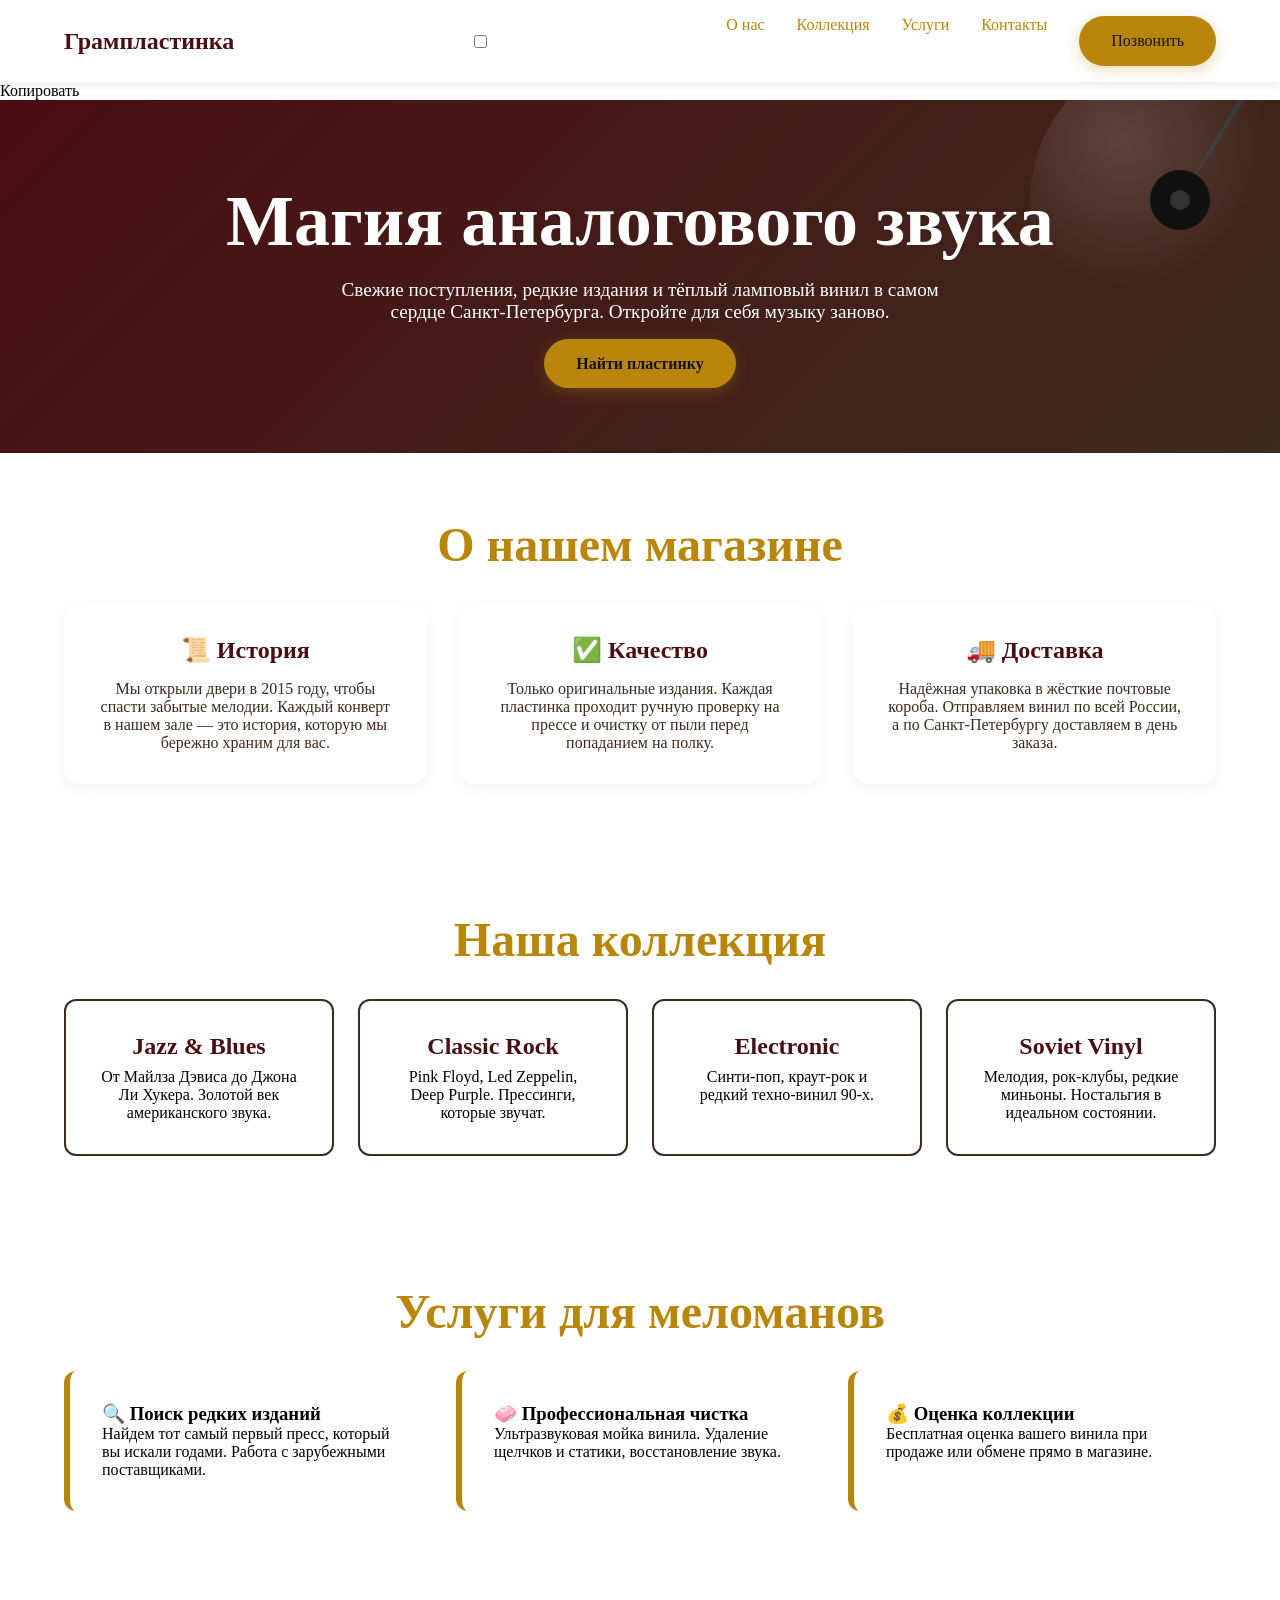
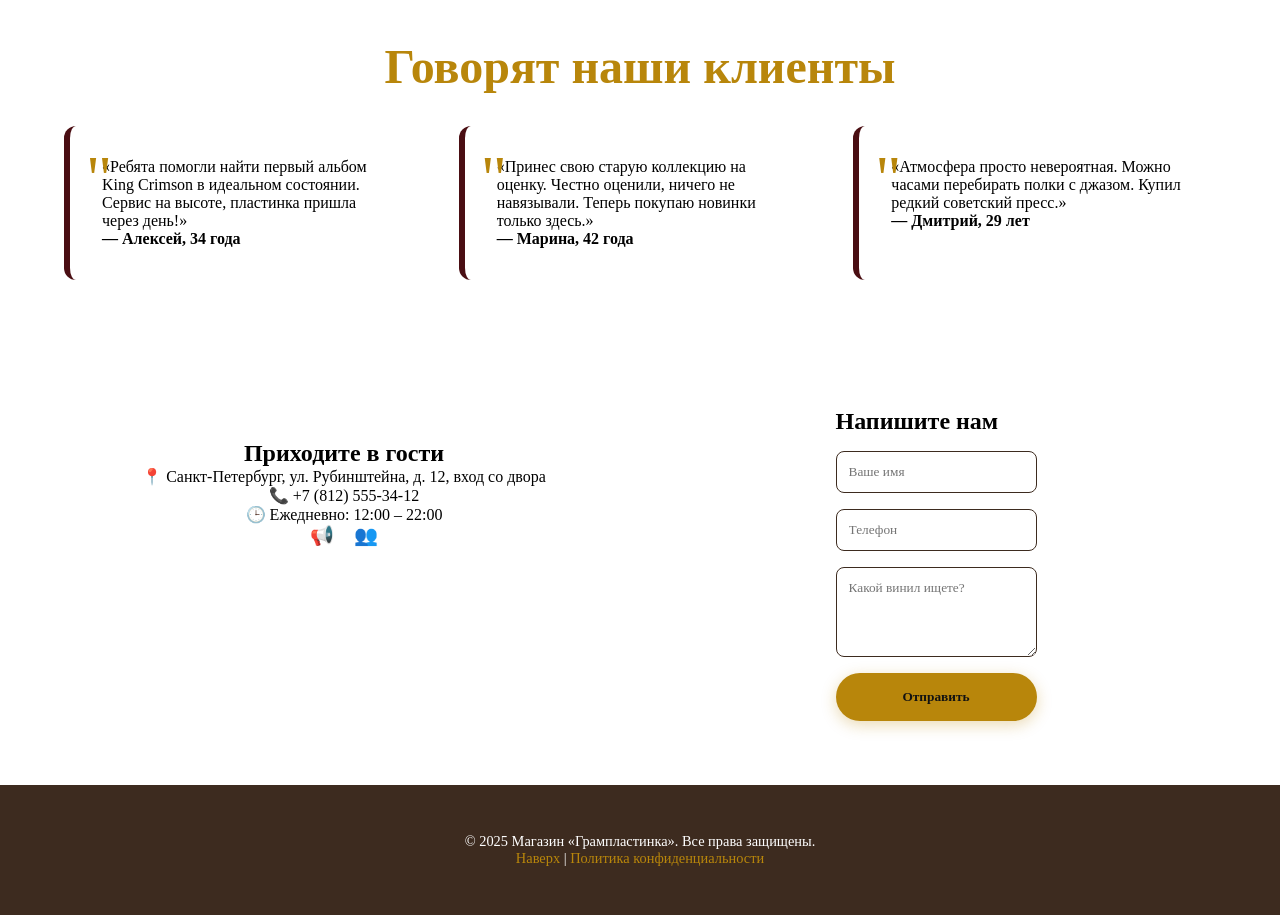
<file: 2index.html>
<!DOCTYPE html>
<html lang="ru">
<head>
    <meta charset="UTF-8">
    <meta name="viewport" content="width=device-width, initial-scale=1.0">
    <title>Грампластинка — Магазин винила в Санкт-Петербурге</title>
    <style>
        /* Сброс и переменные */
        *, *::before, *::after { box-sizing: border-box; margin: 0; padding: 0; }
        :root {
            --bg-dark: #121212;
            --bg-cream: #faf6f0;
            --text-dark: #121212;
            --text-cream: #faf6f0;
            --burgundy: #4a0e13;
            --gold: #b8860b;
            --brown: #3d2b1f;
        }
        @media (prefers-color-scheme: light) {
            :root {
                --bg-dark: #faf6f0;
                --bg-cream: #ffffff;
                --text-dark: #121212;
                --text-cream: #121212;
                --burgundy: #4a0e13;
                --gold: #b8860b;
                --brown: #3d2b1f;
            }
        }
Копировать
    body {
        font-family: system-ui, -apple-system, BlinkMacSystemFont, "Segoe UI", Roboto, sans-serif;
        background: var(--bg-dark);
        color: var(--text-dark);
        line-height: 1.6;
        scroll-behavior: smooth;
    }
    h1, h2, h3 { font-family: Georgia, serif; }
    a { color: var(--gold); text-decoration: none; transition: color 0.3s; }
    a:hover, a:focus { color: var(--burgundy); }
    button, input, textarea {
        font-family: inherit;
        border: 1px solid var(--brown);
        background: transparent;
        color: var(--text-dark);
        padding: 0.75rem;
        border-radius: 8px;
        transition: background 0.3s, border-color 0.3s;
    }
    button:hover, button:focus, input:hover, input:focus, textarea:hover, textarea:focus {
        background: var(--brown);
        color: var(--bg-cream);
        outline: 2px solid var(--gold);
        outline-offset: 2px;
    }
    .btn-primary {
        background: var(--gold);
        color: var(--text-dark);
        font-weight: bold;
        padding: 1rem 2rem;
        border: none;
        cursor: pointer;
        border-radius: 999px;
        box-shadow: 0 4px 15px rgba(184, 134, 11, 0.3);
    }
    .btn-primary:hover, .btn-primary:focus {
        background: var(--burgundy);
        color: var(--bg-cream);
        box-shadow: 0 6px 20px rgba(74, 14, 19, 0.4);
    }

    /* Layout */
    .container { width: 90%; max-width: 1200px; margin: 0 auto; padding: 1rem 0; }
    section { padding: 3rem 0; }
    .section-title { font-size: clamp(2rem, 5vw, 3rem); text-align: center; margin-bottom: 2rem; color: var(--gold); }

    /* Header */
    header { background: var(--bg-cream); position: sticky; top: 0; z-index: 100; box-shadow: 0 2px 10px rgba(0,0,0,0.1); }
    .nav { display: flex; justify-content: space-between; align-items: center; padding: 1rem 0; }
    .logo { font-family: Georgia, serif; font-size: 1.5rem; font-weight: bold; color: var(--burgundy); }
    .nav-links { display: none; }
    .nav-toggle { display: block; background: none; border: none; font-size: 1.5rem; cursor: pointer; }
    .nav-toggle:focus { outline: 2px solid var(--gold); }
    @media (min-width: 768px) {
        .nav-toggle { display: none; }
        .nav-links { display: flex; gap: 2rem; list-style: none; }
        .nav-links a { font-weight: 500; }
    }

    /* Hero */
    .hero {
        background: linear-gradient(135deg, var(--burgundy) 0%, var(--brown) 100%);
        color: var(--bg-cream);
        text-align: center;
        padding: 4rem 1rem;
        position: relative;
        overflow: hidden;
    }
    .vinyl-shape {
        position: absolute;
        width: 300px; height: 300px;
        background: radial-gradient(circle at 30% 30%, rgba(255,255,255,0.15), transparent 50%), conic-gradient(from 0deg, transparent 0deg, transparent 30deg, #333 30deg, #333 33deg, transparent 33deg);
        border-radius: 50%;
        top: -50px; right: -50px;
        animation: spin 20s linear infinite;
    }
    .vinyl-shape::before {
        content: "";
        position: absolute;
        top: 50%; left: 50%;
        width: 60px; height: 60px;
        background: #111;
        border-radius: 50%;
        transform: translate(-50%, -50%);
    }
    .vinyl-shape::after {
        content: "";
        position: absolute;
        top: 50%; left: 50%;
        width: 20px; height: 20px;
        background: #333;
        border-radius: 50%;
        transform: translate(-50%, -50%);
    }
    @keyframes spin {
        from { transform: rotate(0deg); }
        to { transform: rotate(360deg); }
    }
    .hero h1 { font-size: clamp(2.5rem, 8vw, 4.5rem); margin-bottom: 1rem; }
    .hero p { font-size: 1.2rem; max-width: 600px; margin: 0 auto 2rem; }

    /* About */
    .about-grid { display: grid; gap: 2rem; }
    .about-card { background: var(--bg-cream); padding: 2rem; border-radius: 16px; text-align: center; box-shadow: 0 4px 15px rgba(0,0,0,0.05); }
    .about-card h3 { color: var(--burgundy); margin-bottom: 1rem; font-size: 1.5rem; }
    .about-card p { color: var(--brown); }

    /* Collection */
    .collection-grid { display: grid; gap: 1.5rem; }
    .genre-card {
        background: var(--bg-cream);
        border: 2px solid var(--brown);
        border-radius: 12px;
        padding: 2rem;
        text-align: center;
        transition: transform 0.3s, box-shadow 0.3s;
        position: relative;
        overflow: hidden;
    }
    .genre-card::before {
        content: "";
        position: absolute;
        top: 0; left: 0; right: 0; bottom: 0;
        background: linear-gradient(45deg, transparent 50%, rgba(184, 134, 11, 0.1) 50%);
        background-size: 20px 20px;
        opacity: 0;
        transition: opacity 0.3s;
    }
    .genre-card:hover, .genre-card:focus-within {
        transform: translateY(-8px);
        box-shadow: 0 10px 25px rgba(0,0,0,0.2);
    }
    .genre-card:hover::before, .genre-card:focus-within::before { opacity: 1; }
    .genre-card h3 { font-size: 1.5rem; margin-bottom: 0.5rem; color: var(--burgundy); }

    /* Services */
    .services-grid { display: grid; gap: 1.5rem; }
    .service-card { background: var(--bg-cream); padding: 2rem; border-radius: 12px; border-left: 6px solid var(--gold); }

    /* Reviews */
    .reviews-grid { display: grid; gap: 2rem; }
    .review-card { background: var(--bg-cream); padding: 2rem; border-radius: 12px; border-left: 6px solid var(--burgundy); position: relative; }
    .review-card::before { content: "\""; font-size: 4rem; color: var(--gold); position: absolute; top: 1rem; left: 1rem; }

    /* Form */
    .contact-form { display: grid; gap: 1rem; max-width: 600px; margin: 0 auto; }
    .contact-form input, .contact-form textarea { width: 100%; }
    .contact-info { background: var(--bg-cream); padding: 2rem; border-radius: 12px; text-align: center; }

    /* Footer */
    footer { background: var(--brown); color: var(--bg-cream); text-align: center; padding: 2rem 0; font-size: 0.9rem; }
    .social-links a { margin: 0 0.5rem; font-size: 1.2rem; }

    /* Media Queries */
    @media (min-width: 768px) {
        .about-grid { grid-template-columns: repeat(3, 1fr); }
        .collection-grid { grid-template-columns: repeat(2, 1fr); }
        .services-grid { grid-template-columns: repeat(2, 1fr); }
        .reviews-grid { grid-template-columns: repeat(2, 1fr); }
        .contact-grid { display: grid; grid-template-columns: 1fr 1fr; gap: 2rem; }
    }
    @media (min-width: 1200px) {
        .collection-grid { grid-template-columns: repeat(4, 1fr); }
        .services-grid { grid-template-columns: repeat(3, 1fr); }
        .reviews-grid { grid-template-columns: repeat(3, 1fr); }
    }

    /* Mobile Menu (Pure CSS) */
    #nav-toggle:checked ~ .nav-links {
        display: flex;
        flex-direction: column;
        background: var(--bg-cream);
        position: absolute;
        top: 100%; left: 0; right: 0;
        padding: 1rem 0;
        border-top: 1px solid var(--brown);
    }
</style>

</head>
<body>
    <!-- Header / Navigation -->
    <header>
        <div class="container nav">
            <a href="#hero" class="logo" aria-label="На главную">Грампластинка</a>
            <input type="checkbox" id="nav-toggle" class="visually-hidden">
            <label for="nav-toggle" class="nav-toggle" aria-label="Открыть меню">☰</label>
            <nav class="nav-links" aria-label="Основная навигация">
                <a href="#about">О нас</a>
                <a href="#collection">Коллекция</a>
                <a href="#services">Услуги</a>
                <a href="#contacts">Контакты</a>
                <a href="#contacts" class="btn-primary">Позвонить</a>
            </nav>
        </div>
    </header>
Копировать
<!-- Hero Section -->
<section id="hero" class="hero">
    <div class="vinyl-shape"></div>
    <div class="container">
        <h1>Магия аналогового звука</h1>
        <p>Свежие поступления, редкие издания и тёплый ламповый винил в самом сердце Санкт-Петербурга. Откройте для себя музыку заново.</p>
        <a href="#contacts" class="btn-primary">Найти пластинку</a>
    </div>
</section>

<!-- About Us -->
<section id="about" class="about">
    <div class="container">
        <h2 class="section-title">О нашем магазине</h2>
        <div class="about-grid">
            <article class="about-card" aria-labelledby="about-history">
                <h3 id="about-history">📜 История</h3>
                <p>Мы открыли двери в 2015 году, чтобы спасти забытые мелодии. Каждый конверт в нашем зале — это история, которую мы бережно храним для вас.</p>
            </article>
            <article class="about-card" aria-labelledby="about-quality">
                <h3 id="about-quality">✅ Качество</h3>
                <p>Только оригинальные издания. Каждая пластинка проходит ручную проверку на прессе и очистку от пыли перед попаданием на полку.</p>
            </article>
            <article class="about-card" aria-labelledby="about-delivery">
                <h3 id="about-delivery">🚚 Доставка</h3>
                <p>Надёжная упаковка в жёсткие почтовые короба. Отправляем винил по всей России, а по Санкт-Петербургу доставляем в день заказа.</p>
            </article>
        </div>
    </div>
</section>

<!-- Collection -->
<section id="collection" class="collection">
    <div class="container">
        <h2 class="section-title">Наша коллекция</h2>
        <div class="collection-grid">
            <article class="genre-card" tabindex="0">
                <h3>Jazz & Blues</h3>
                <p>От Майлза Дэвиса до Джона Ли Хукера. Золотой век американского звука.</p>
            </article>
            <article class="genre-card" tabindex="0">
                <h3>Classic Rock</h3>
                <p>Pink Floyd, Led Zeppelin, Deep Purple. Прессинги, которые звучат.</p>
            </article>
            <article class="genre-card" tabindex="0">
                <h3>Electronic</h3>
                <p>Синти-поп, краут-рок и редкий техно-винил 90-х.</p>
            </article>
            <article class="genre-card" tabindex="0">
                <h3>Soviet Vinyl</h3>
                <p>Мелодия, рок-клубы, редкие миньоны. Ностальгия в идеальном состоянии.</p>
            </article>
        </div>
    </div>
</section>

<!-- Services -->
<section id="services" class="services">
    <div class="container">
        <h2 class="section-title">Услуги для меломанов</h2>
        <div class="services-grid">
            <article class="service-card">
                <h3>🔍 Поиск редких изданий</h3>
                <p>Найдем тот самый первый пресс, который вы искали годами. Работа с зарубежными поставщиками.</p>
            </article>
            <article class="service-card">
                <h3>🧼 Профессиональная чистка</h3>
                <p>Ультразвуковая мойка винила. Удаление щелчков и статики, восстановление звука.</p>
            </article>
            <article class="service-card">
                <h3>💰 Оценка коллекции</h3>
                <p>Бесплатная оценка вашего винила при продаже или обмене прямо в магазине.</p>
            </article>
        </div>
    </div>
</section>

<!-- Reviews -->
<section id="reviews" class="reviews">
    <div class="container">
        <h2 class="section-title">Говорят наши клиенты</h2>
        <div class="reviews-grid">
            <article class="review-card">
                <p>«Ребята помогли найти первый альбом King Crimson в идеальном состоянии. Сервис на высоте, пластинка пришла через день!»</p>
                <strong>— Алексей, 34 года</strong>
            </article>
            <article class="review-card">
                <p>«Принес свою старую коллекцию на оценку. Честно оценили, ничего не навязывали. Теперь покупаю новинки только здесь.»</p>
                <strong>— Марина, 42 года</strong>
            </article>
            <article class="review-card">
                <p>«Атмосфера просто невероятная. Можно часами перебирать полки с джазом. Купил редкий советский пресс.»</p>
                <strong>— Дмитрий, 29 лет</strong>
            </article>
        </div>
    </div>
</section>

<!-- Contacts & Form -->
<section id="contacts" class="contacts">
    <div class="container contact-grid">
        <div class="contact-info">
            <h2>Приходите в гости</h2>
            <p>📍 Санкт-Петербург, ул. Рубинштейна, д. 12, вход со двора</p>
            <p>📞 +7 (812) 555-34-12</p>
            <p>🕒 Ежедневно: 12:00 – 22:00</p>
            <div class="social-links">
                <a href="#" aria-label="Мы в Telegram">📢</a>
                <a href="#" aria-label="Мы в VK">👥</a>
            </div>
        </div>
        <form class="contact-form" action="#" method="post" aria-label="Форма обратной связи">
            <h2>Напишите нам</h2>
            <input type="text" name="name" placeholder="Ваше имя" required aria-label="Имя">
            <input type="tel" name="phone" placeholder="Телефон" required aria-label="Телефон">
            <textarea name="message" rows="4" placeholder="Какой винил ищете?" aria-label="Комментарий"></textarea>
            <button type="submit" class="btn-primary">Отправить</button>
        </form>
    </div>
</section>

<!-- Footer -->
<footer>
    <div class="container">
        <p>&copy; 2025 Магазин «Грампластинка». Все права защищены.</p>
        <p><a href="#hero">Наверх</a> | <a href="#privacy">Политика конфиденциальности</a></p>
    </div>
</footer>

</body>
</html>
</file>
